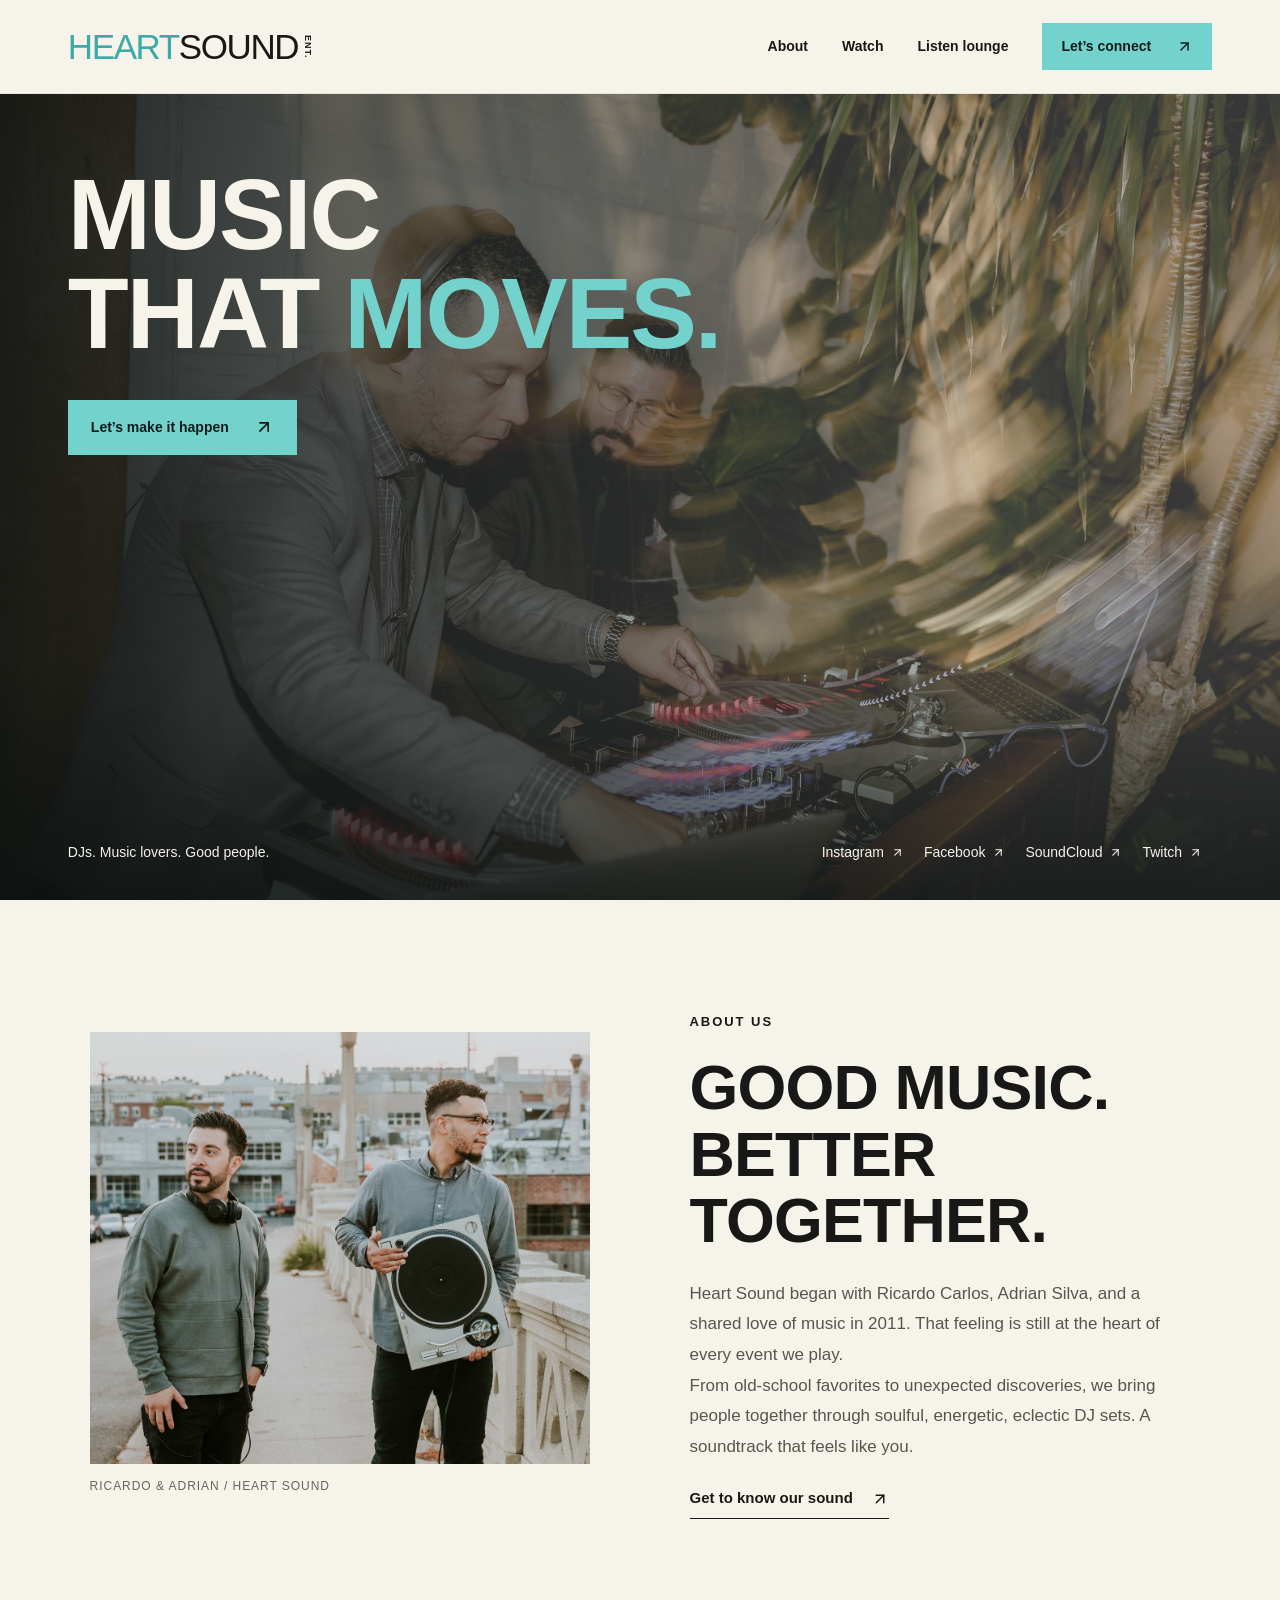
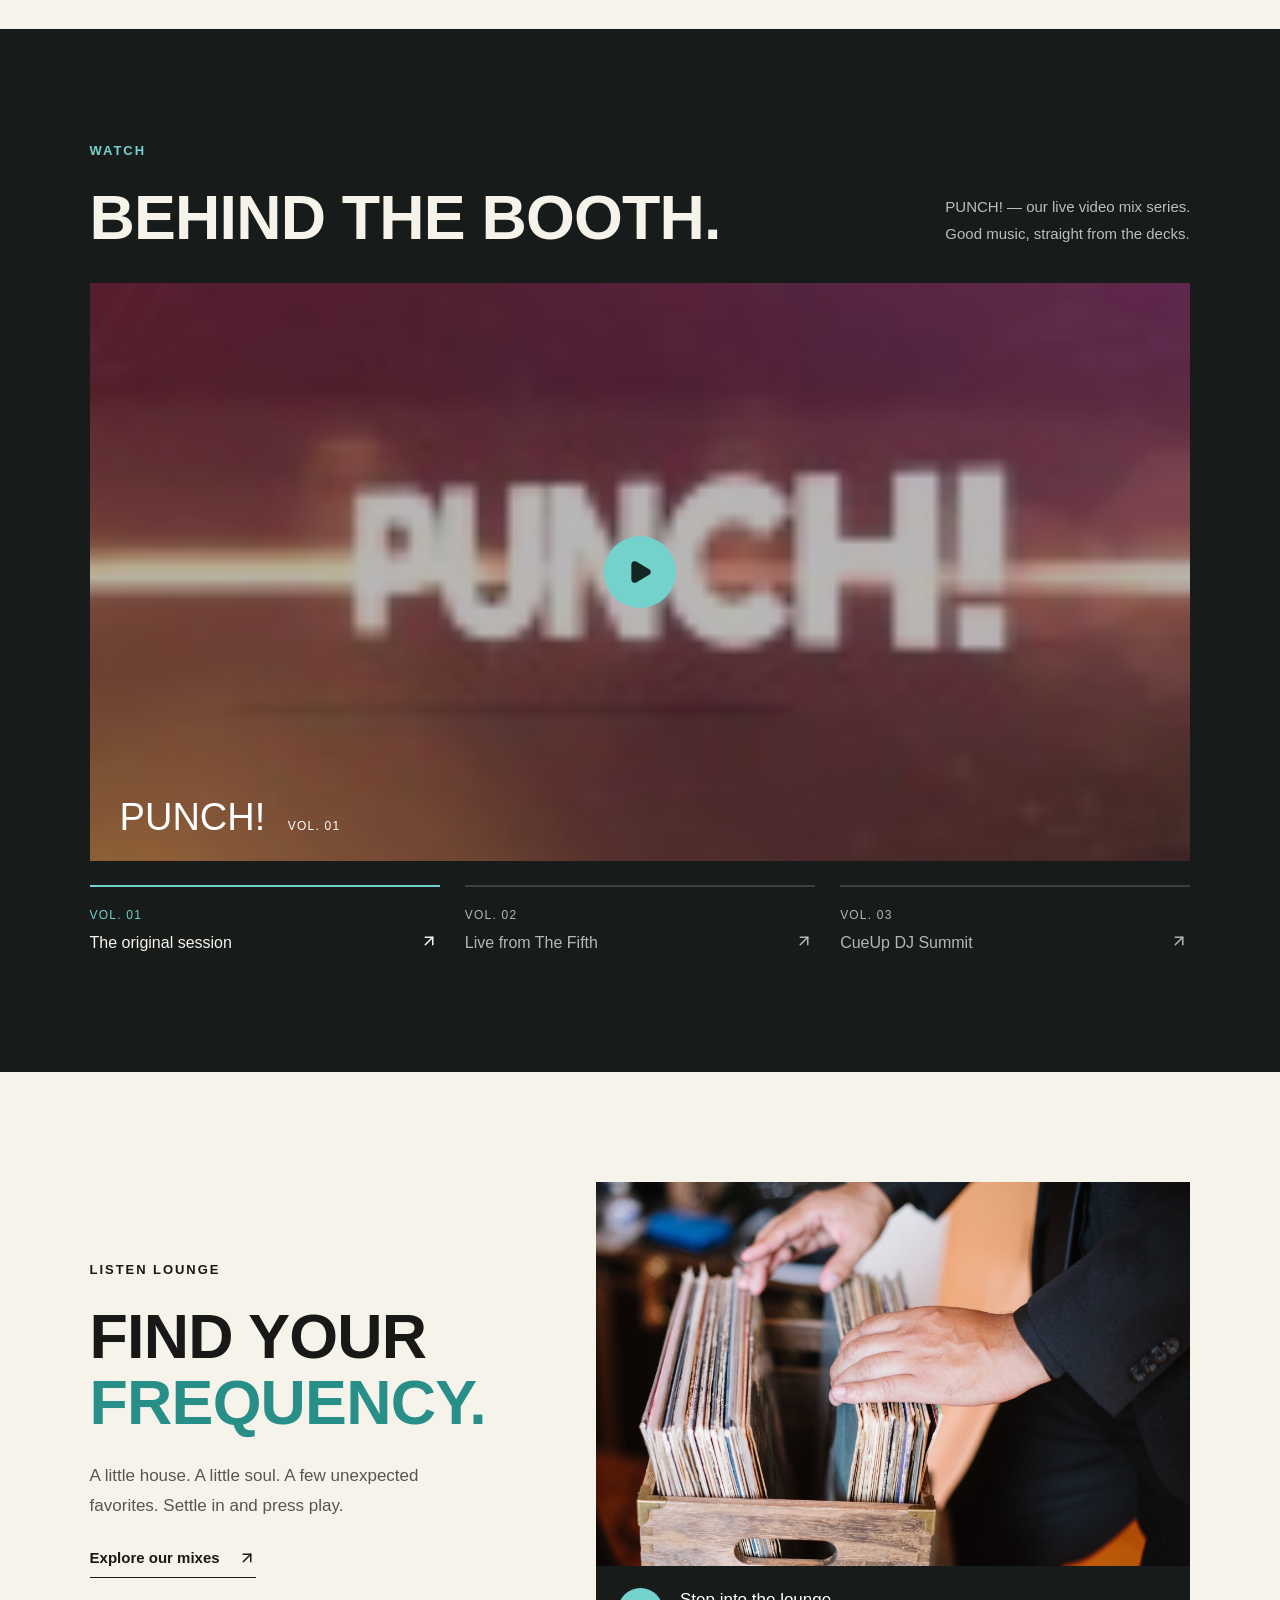
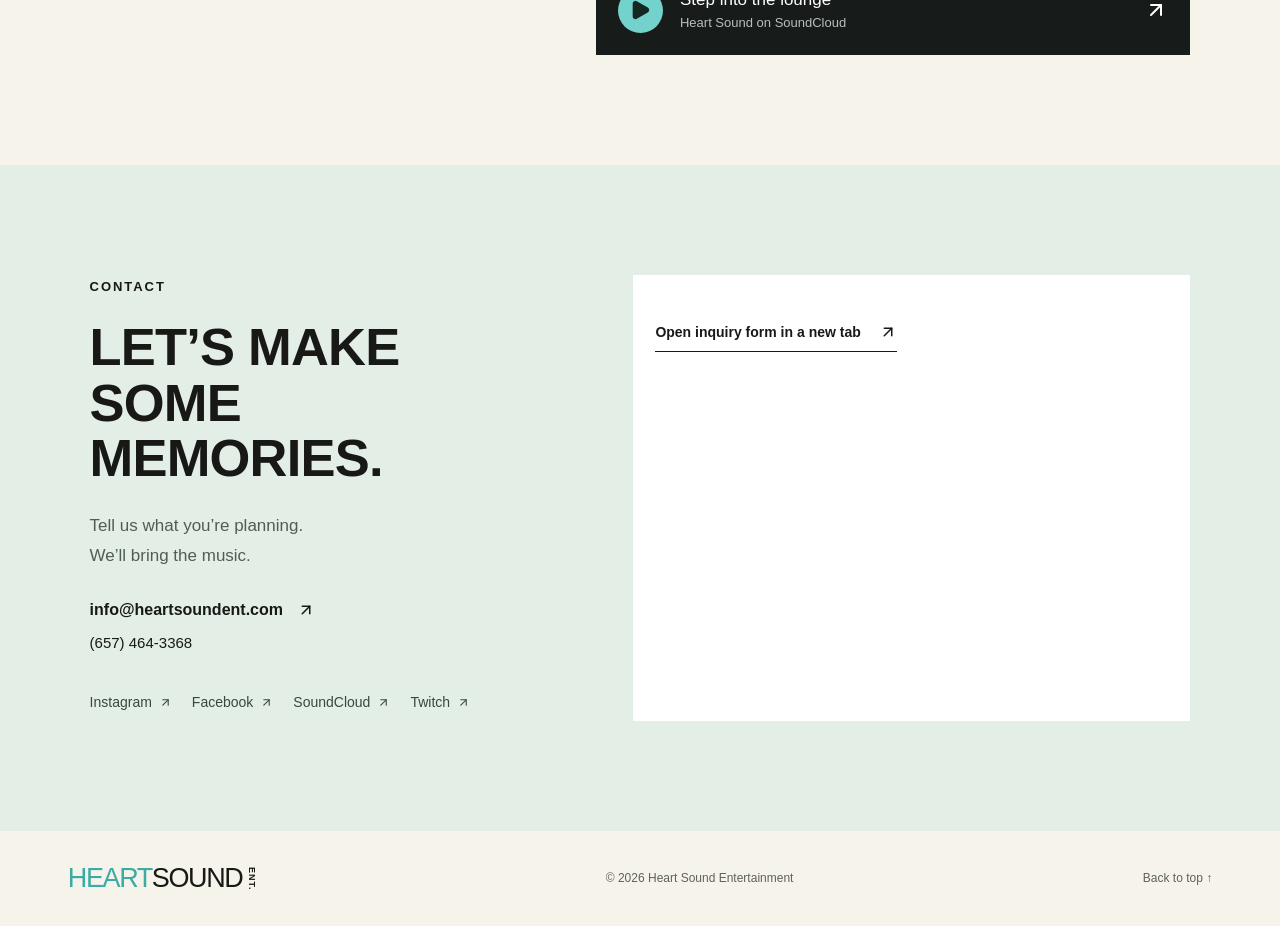
<file: index.html>
<!DOCTYPE html><html lang="en"><head><meta charSet="utf-8"/><meta name="viewport" content="width=device-width, initial-scale=1"/><link rel="stylesheet" href="/index.Ck7QCt--.css" data-rsc-css-href="/index.Ck7QCt--.css" data-precedence="vite-rsc/importer-resources"/><link rel="modulepreload" fetchPriority="low" href="/index-WTsLKsj6.js"/><script src="/rolldown-runtime-C60lm6uB.js" type="module" async=""></script><script src="/framework-D_rUT4EX.js" type="module" async=""></script><link rel="modulepreload" href="/layout-segment-context-HF5szvTn.js" crossorigin=""/><link rel="modulepreload" href="/page-JycTTvcp.js" crossorigin=""/><title>Heart Sound Entertainment — Music that moves.</title><meta name="description" content="Soulful, eclectic DJs and music lovers. Meet Heart Sound Entertainment, watch our PUNCH! sessions, explore the Listen Lounge, and plan your next event."/><script>Object.assign(((self[Symbol.for("vinext.navigationRuntime")]??={bootstrap:{routeManifest:null},functions:{}}).bootstrap.rsc??={rsc:[]}),{params:{},nav:{"pathname":"/","searchParams":[]}})</script><link rel="modulepreload" href="/index-WTsLKsj6.js" />
</head><body><a class="skip-link" href="#about">Skip to content</a><header class="site-header"><a class="wordmark" href="#home" aria-label="Heart Sound Entertainment home"><span>HEART</span>SOUND<small>ENT.</small></a><nav class="main-nav" aria-label="Main navigation"><a href="#about">About</a><a href="#watch">Watch</a><a href="#listen">Listen lounge</a><a class="button nav-contact" href="#contact">Let’s connect <svg xmlns="http://www.w3.org/2000/svg" width="17" height="17" viewBox="0 0 24 24" fill="none" stroke="currentColor" stroke-width="2" stroke-linecap="round" stroke-linejoin="round" class="lucide lucide-arrow-up-right" aria-hidden="true"><path d="M7 7h10v10"></path><path d="M7 17 17 7"></path></svg></a></nav><button class="menu-toggle" aria-label="Open menu" aria-expanded="false"><svg xmlns="http://www.w3.org/2000/svg" width="24" height="24" viewBox="0 0 24 24" fill="none" stroke="currentColor" stroke-width="2" stroke-linecap="round" stroke-linejoin="round" class="lucide lucide-menu" aria-hidden="true"><path d="M4 5h16"></path><path d="M4 12h16"></path><path d="M4 19h16"></path></svg></button></header><main><section class="hero" id="home" aria-label="Heart Sound Entertainment"><img class="hero-photo" src="/hero.jpg" alt="Ricardo and Adrian mixing records together at an event" fetchPriority="high"/><div class="hero-shade"></div><div class="hero-copy"><h1>Music<br/>that <span>moves.</span></h1><a class="button" href="#contact">Let’s make it happen <svg xmlns="http://www.w3.org/2000/svg" width="20" height="20" viewBox="0 0 24 24" fill="none" stroke="currentColor" stroke-width="2" stroke-linecap="round" stroke-linejoin="round" class="lucide lucide-arrow-up-right" aria-hidden="true"><path d="M7 7h10v10"></path><path d="M7 17 17 7"></path></svg></a></div><div class="hero-bottom"><span>DJs. Music lovers. Good people.</span><div class="socials"><a href="https://www.instagram.com/heartsoundent" target="_blank" rel="noopener noreferrer">Instagram<svg xmlns="http://www.w3.org/2000/svg" width="13" height="13" viewBox="0 0 24 24" fill="none" stroke="currentColor" stroke-width="2" stroke-linecap="round" stroke-linejoin="round" class="lucide lucide-arrow-up-right" aria-hidden="true"><path d="M7 7h10v10"></path><path d="M7 17 17 7"></path></svg></a><a href="https://www.facebook.com/heartsoundent" target="_blank" rel="noopener noreferrer">Facebook<svg xmlns="http://www.w3.org/2000/svg" width="13" height="13" viewBox="0 0 24 24" fill="none" stroke="currentColor" stroke-width="2" stroke-linecap="round" stroke-linejoin="round" class="lucide lucide-arrow-up-right" aria-hidden="true"><path d="M7 7h10v10"></path><path d="M7 17 17 7"></path></svg></a><a href="https://soundcloud.com/heartsoundent" target="_blank" rel="noopener noreferrer">SoundCloud<svg xmlns="http://www.w3.org/2000/svg" width="13" height="13" viewBox="0 0 24 24" fill="none" stroke="currentColor" stroke-width="2" stroke-linecap="round" stroke-linejoin="round" class="lucide lucide-arrow-up-right" aria-hidden="true"><path d="M7 7h10v10"></path><path d="M7 17 17 7"></path></svg></a><a href="https://www.twitch.tv/heartsoundent" target="_blank" rel="noopener noreferrer">Twitch<svg xmlns="http://www.w3.org/2000/svg" width="13" height="13" viewBox="0 0 24 24" fill="none" stroke="currentColor" stroke-width="2" stroke-linecap="round" stroke-linejoin="round" class="lucide lucide-arrow-up-right" aria-hidden="true"><path d="M7 7h10v10"></path><path d="M7 17 17 7"></path></svg></a></div></div></section><section id="about" class="section about"><div class="about-image"><img src="/about.jpg" alt="Heart Sound founders Ricardo Carlos and Adrian Silva" loading="lazy"/><span>RICARDO &amp; ADRIAN / HEART SOUND</span></div><div class="about-copy"><p class="eyebrow">About us</p><h2>Good music.<br/>Better together.</h2><p>Heart Sound began with Ricardo Carlos, Adrian Silva, and a shared love of music in 2011. That feeling is still at the heart of every event we play.</p><p>From old-school favorites to unexpected discoveries, we bring people together through soulful, energetic, eclectic DJ sets. A soundtrack that feels like you.</p><a class="text-link" href="#listen">Get to know our sound <svg xmlns="http://www.w3.org/2000/svg" width="18" height="18" viewBox="0 0 24 24" fill="none" stroke="currentColor" stroke-width="2" stroke-linecap="round" stroke-linejoin="round" class="lucide lucide-arrow-up-right" aria-hidden="true"><path d="M7 7h10v10"></path><path d="M7 17 17 7"></path></svg></a></div></section><section id="watch" class="section watch"><div class="section-heading"><div><p class="eyebrow">Watch</p><h2>Behind the booth.</h2></div><p>PUNCH! — our live video mix series.<br/>Good music, straight from the decks.</p></div><div class="film-frame"><button class="film-poster" aria-label="Play PUNCH! VOL. 01: The original session"><img src="/h3uhvtbt3t.jpg" alt="" loading="lazy"/><span class="play-circle"><svg xmlns="http://www.w3.org/2000/svg" width="26" height="26" viewBox="0 0 24 24" fill="currentColor" stroke="currentColor" stroke-width="2" stroke-linecap="round" stroke-linejoin="round" class="lucide lucide-play" aria-hidden="true"><path d="M5 5a2 2 0 0 1 3.008-1.728l11.997 6.998a2 2 0 0 1 .003 3.458l-12 7A2 2 0 0 1 5 19z"></path></svg></span><span class="poster-caption">PUNCH! <span>VOL. 01</span></span></button></div><div class="film-list" aria-label="Choose a PUNCH! session"><button aria-pressed="true" class="film-choice selected"><span class="film-number">VOL. 01</span><span class="film-title">The original session</span><svg xmlns="http://www.w3.org/2000/svg" width="18" height="18" viewBox="0 0 24 24" fill="none" stroke="currentColor" stroke-width="2" stroke-linecap="round" stroke-linejoin="round" class="lucide lucide-arrow-up-right" aria-hidden="true"><path d="M7 7h10v10"></path><path d="M7 17 17 7"></path></svg></button><button aria-pressed="false" class="film-choice"><span class="film-number">VOL. 02</span><span class="film-title">Live from The Fifth</span><svg xmlns="http://www.w3.org/2000/svg" width="18" height="18" viewBox="0 0 24 24" fill="none" stroke="currentColor" stroke-width="2" stroke-linecap="round" stroke-linejoin="round" class="lucide lucide-arrow-up-right" aria-hidden="true"><path d="M7 7h10v10"></path><path d="M7 17 17 7"></path></svg></button><button aria-pressed="false" class="film-choice"><span class="film-number">VOL. 03</span><span class="film-title">CueUp DJ Summit</span><svg xmlns="http://www.w3.org/2000/svg" width="18" height="18" viewBox="0 0 24 24" fill="none" stroke="currentColor" stroke-width="2" stroke-linecap="round" stroke-linejoin="round" class="lucide lucide-arrow-up-right" aria-hidden="true"><path d="M7 7h10v10"></path><path d="M7 17 17 7"></path></svg></button></div></section><section id="listen" class="section listen"><div class="listen-copy"><p class="eyebrow">Listen lounge</p><h2>Find your<br/><span>frequency.</span></h2><p>A little house. A little soul. A few unexpected favorites. Settle in and press play.</p><a class="text-link" href="https://soundcloud.com/heartsoundent" target="_blank" rel="noopener noreferrer">Explore our mixes <svg xmlns="http://www.w3.org/2000/svg" width="18" height="18" viewBox="0 0 24 24" fill="none" stroke="currentColor" stroke-width="2" stroke-linecap="round" stroke-linejoin="round" class="lucide lucide-arrow-up-right" aria-hidden="true"><path d="M7 7h10v10"></path><path d="M7 17 17 7"></path></svg></a></div><div class="listen-player"><button class="listen-cover" aria-label="Load Heart Sound SoundCloud mixes"><img src="/records.jpg" alt="Hands selecting records from a vinyl crate" loading="lazy"/><span class="listen-load"><span class="play-circle"><svg xmlns="http://www.w3.org/2000/svg" width="22" height="22" viewBox="0 0 24 24" fill="currentColor" stroke="currentColor" stroke-width="2" stroke-linecap="round" stroke-linejoin="round" class="lucide lucide-play" aria-hidden="true"><path d="M5 5a2 2 0 0 1 3.008-1.728l11.997 6.998a2 2 0 0 1 .003 3.458l-12 7A2 2 0 0 1 5 19z"></path></svg></span><span>Step into the lounge<small>Heart Sound on SoundCloud</small></span><svg xmlns="http://www.w3.org/2000/svg" width="24" height="24" viewBox="0 0 24 24" fill="none" stroke="currentColor" stroke-width="2" stroke-linecap="round" stroke-linejoin="round" class="lucide lucide-arrow-up-right" aria-hidden="true"><path d="M7 7h10v10"></path><path d="M7 17 17 7"></path></svg></span></button></div></section><section id="contact" class="section contact"><div class="contact-copy"><p class="eyebrow">Contact</p><h2>Let’s make<br/>some memories.</h2><p>Tell us what you’re planning.<br/>We’ll bring the music.</p><a class="contact-email" href="mailto:info@heartsoundent.com">info@heartsoundent.com <svg xmlns="http://www.w3.org/2000/svg" width="18" height="18" viewBox="0 0 24 24" fill="none" stroke="currentColor" stroke-width="2" stroke-linecap="round" stroke-linejoin="round" class="lucide lucide-arrow-up-right" aria-hidden="true"><path d="M7 7h10v10"></path><path d="M7 17 17 7"></path></svg></a><a class="phone" href="tel:+16574643368">(657) 464-3368</a><div class="socials"><a href="https://www.instagram.com/heartsoundent" target="_blank" rel="noopener noreferrer">Instagram<svg xmlns="http://www.w3.org/2000/svg" width="13" height="13" viewBox="0 0 24 24" fill="none" stroke="currentColor" stroke-width="2" stroke-linecap="round" stroke-linejoin="round" class="lucide lucide-arrow-up-right" aria-hidden="true"><path d="M7 7h10v10"></path><path d="M7 17 17 7"></path></svg></a><a href="https://www.facebook.com/heartsoundent" target="_blank" rel="noopener noreferrer">Facebook<svg xmlns="http://www.w3.org/2000/svg" width="13" height="13" viewBox="0 0 24 24" fill="none" stroke="currentColor" stroke-width="2" stroke-linecap="round" stroke-linejoin="round" class="lucide lucide-arrow-up-right" aria-hidden="true"><path d="M7 7h10v10"></path><path d="M7 17 17 7"></path></svg></a><a href="https://soundcloud.com/heartsoundent" target="_blank" rel="noopener noreferrer">SoundCloud<svg xmlns="http://www.w3.org/2000/svg" width="13" height="13" viewBox="0 0 24 24" fill="none" stroke="currentColor" stroke-width="2" stroke-linecap="round" stroke-linejoin="round" class="lucide lucide-arrow-up-right" aria-hidden="true"><path d="M7 7h10v10"></path><path d="M7 17 17 7"></path></svg></a><a href="https://www.twitch.tv/heartsoundent" target="_blank" rel="noopener noreferrer">Twitch<svg xmlns="http://www.w3.org/2000/svg" width="13" height="13" viewBox="0 0 24 24" fill="none" stroke="currentColor" stroke-width="2" stroke-linecap="round" stroke-linejoin="round" class="lucide lucide-arrow-up-right" aria-hidden="true"><path d="M7 7h10v10"></path><path d="M7 17 17 7"></path></svg></a></div></div><div class="honeybook-form"><div class="hb-p-5e2fd1d796a1b11e08054732-1"></div><a class="text-link" href="https://www.honeybook.com/widget/heart_sound_entertainment/cf_id/5a76e182dc1452000311cf09" target="_blank" rel="noopener noreferrer">Open inquiry form in a new tab <svg xmlns="http://www.w3.org/2000/svg" width="18" height="18" viewBox="0 0 24 24" fill="none" stroke="currentColor" stroke-width="2" stroke-linecap="round" stroke-linejoin="round" class="lucide lucide-arrow-up-right" aria-hidden="true"><path d="M7 7h10v10"></path><path d="M7 17 17 7"></path></svg></a></div></section></main><footer><a class="wordmark" href="#home" aria-label="Heart Sound Entertainment home"><span>HEART</span>SOUND<small>ENT.</small></a><span>© <!-- -->2026<!-- --> Heart Sound Entertainment</span><a href="#home">Back to top ↑</a></footer><script type="module" src="/index-WTsLKsj6.js" id="_R_" async=""></script><script>((self[Symbol.for("vinext.navigationRuntime")]??={bootstrap:{routeManifest:null},functions:{}}).bootstrap.rsc??={rsc:[]}).rsc.push("2:I[\"c5beb10df826\",[],\"Children\",1]\n")</script><script>((self[Symbol.for("vinext.navigationRuntime")]??={bootstrap:{routeManifest:null},functions:{}}).bootstrap.rsc??={rsc:[]}).rsc.push("3:I[\"0dc7e6a5ccb2\",[],\"GlobalErrorBoundary\",1]\n")</script><script>((self[Symbol.for("vinext.navigationRuntime")]??={bootstrap:{routeManifest:null},functions:{}}).bootstrap.rsc??={rsc:[]}).rsc.push("4:I[\"610eead2fe97\",[],\"default\",1]\n")</script><script>((self[Symbol.for("vinext.navigationRuntime")]??={bootstrap:{routeManifest:null},functions:{}}).bootstrap.rsc??={rsc:[]}).rsc.push("5:I[\"0dc7e6a5ccb2\",[],\"ErrorBoundary\",1]\n")</script><script>((self[Symbol.for("vinext.navigationRuntime")]??={bootstrap:{routeManifest:null},functions:{}}).bootstrap.rsc??={rsc:[]}).rsc.push("6:I[\"8c444080ebb8\",[],\"LayoutSegmentProvider\",1]\n")</script><script>((self[Symbol.for("vinext.navigationRuntime")]??={bootstrap:{routeManifest:null},functions:{}}).bootstrap.rsc??={rsc:[]}).rsc.push("7:I[\"c5beb10df826\",[],\"Slot\",1]\n")</script><script>((self[Symbol.for("vinext.navigationRuntime")]??={bootstrap:{routeManifest:null},functions:{}}).bootstrap.rsc??={rsc:[]}).rsc.push("8:I[\"0dc7e6a5ccb2\",[],\"NotFoundBoundary\",1]\n")</script><script>((self[Symbol.for("vinext.navigationRuntime")]??={bootstrap:{routeManifest:null},functions:{}}).bootstrap.rsc??={rsc:[]}).rsc.push("9:I[\"40fe166cc87b\",[],\"AppRouterScrollTarget\",1]\n")</script><script>((self[Symbol.for("vinext.navigationRuntime")]??={bootstrap:{routeManifest:null},functions:{}}).bootstrap.rsc??={rsc:[]}).rsc.push("a:I[\"0dc7e6a5ccb2\",[],\"RedirectBoundary\",1]\n")</script><script>((self[Symbol.for("vinext.navigationRuntime")]??={bootstrap:{routeManifest:null},functions:{}}).bootstrap.rsc??={rsc:[]}).rsc.push(":HL[\"/index.Ck7QCt--.css\",\"style\"     ]\n")</script><script>((self[Symbol.for("vinext.navigationRuntime")]??={bootstrap:{routeManifest:null},functions:{}}).bootstrap.rsc??={rsc:[]}).rsc.push("0:{\"page:/\":\"$L1\",\"layout:/\":[[[\"$\",\"link\",\"css:/index.Ck7QCt--.css\",{\"rel\":\"stylesheet\",\"precedence\":\"vite-rsc/importer-resources\",\"href\":\"/index.Ck7QCt--.css\",\"data-rsc-css-href\":\"/index.Ck7QCt--.css\"}],\"$undefined\"],[\"$\",\"html\",null,{\"lang\":\"en\",\"children\":[\"$\",\"body\",null,{\"children\":[\"$\",\"$L2\",null,{}]}]}]],\"route:/\":[[[\"$\",\"meta\",null,{\"charSet\":\"utf-8\"}],[[\"$\",\"title\",\"0\",{\"children\":\"Heart Sound Entertainment — Music that moves.\"}],[\"$\",\"meta\",\"1\",{\"name\":\"description\",\"content\":\"Soulful, eclectic DJs and music lovers. Meet Heart Sound Entertainment, watch our PUNCH! sessions, explore the Listen Lounge, and plan your next event.\"}]],[[\"$\",\"meta\",\"0\",{\"name\":\"viewport\",\"content\":\"width=device-width, initial-scale=1\"}]]],[\"$\",\"$L3\",null,{\"fallback\":\"$4\",\"children\":[\"$\",\"$L5\",null,{\"fallback\":\"$4\",\"children\":[\"$\",\"$L6\",null,{\"providerId\":\"layout:/\",\"segmentMap\":{\"children\":[]},\"children\":[\"$\",\"$L7\",null,{\"id\":\"layout:/\",\"parallelSlots\":\"$undefined\",\"children\":[\"$\",\"$L8\",null,{\"resetKey\":\"\",\"fallback\":[[\"$\",\"title\",null,{\"children\":\"404: This page could not be found.\"}],[\"$\",\"div\",null,{\"style\":{\"fontFamily\":\"system-ui,\\\"Segoe UI\\\",Roboto,Helvetica,Arial,sans-serif,\\\"Apple Color Emoji\\\",\\\"Segoe UI Emoji\\\"\",\"height\":\"100vh\",\"textAlign\":\"center\",\"display\":\"flex\",\"flexDirection\":\"column\",\"alignItems\":\"center\",\"justifyContent\":\"center\"},\"children\":[\"$\",\"div\",null,{\"children\":[[\"$\",\"style\",null,{\"dangerouslySetInnerHTML\":{\"__html\":\"body{color:#000;background:#fff;margin:0}.next-error-h1{border-right:1px solid rgba(0,0,0,.3)}@media (prefers-color-scheme:dark){body{color:#fff;background:#000}.next-error-h1{border-right:1px solid rgba(255,255,255,.3)}}\"}}],[\"$\",\"h1\",null,{\"className\":\"next-error-h1\",\"style\":{\"display\":\"inline-block\",\"margin\":\"0 20px 0 0\",\"padding\":\"0 23px 0 0\",\"fontSize\":24,\"fontWeight\":500,\"verticalAlign\":\"top\",\"lineHeight\":\"49px\"},\"children\":404}],[\"$\",\"div\",null,{\"style\":{\"display\":\"inline-block\"},\"children\":[\"$\",\"h2\",null,{\"style\":{\"fontSize\":14,\"fontWeight\":400,\"lineHeight\":\"49px\",\"margin\":0},\"children\":\"This page could not be found.\"}]}]]}]}]],\"children\":[\"$\",\"$L9\",null,{\"children\":[\"$\",\"$La\",null,{\"children\":[[\"$\",\"$L6\",null,{\"providerId\":\"page:/\",\"segmentMap\":{\"children\":[\"__PAGE__\"]},\"children\":[\"$\",\"$L7\",null,{\"id\":\"page:/\"}]}],null]}]}]}]}]}]}]}],null,null],\"__route\":\"route:/\",\"__interceptionContext\":null,\"__layoutIds\":[\"layout:/\"],\"__rootLayout\":\"/\",\"__bfcacheSegmentIdentities\":{\"layout:/\":\"[\\\"layout\\\",\\\"layout:/\\\",\\\"root-boundary:/\\\",\\\"\\\"]\",\"page:/\":\"[\\\"page\\\",\\\"page:/\\\",\\\"root-boundary:/\\\",\\\"\\\"]\"},\"__srcPage\":[\"page\"],\"__layoutFlags\":{\"layout:/\":\"s\"},\"__artifactCompatibility\":{\"schemaVersion\":1,\"graphVersion\":\"app-route-graph:1177fd80f83fa7b0\",\"deploymentVersion\":\"99958213-411d-42aa-83e0-6f180bbfabaa\",\"appElementsSchemaVersion\":1,\"rscPayloadSchemaVersion\":1,\"rootBoundaryId\":\"/\",\"renderEpoch\":null}}\n")</script><script>((self[Symbol.for("vinext.navigationRuntime")]??={bootstrap:{routeManifest:null},functions:{}}).bootstrap.rsc??={rsc:[]}).rsc.push("b:I[\"6efdf509a785\",[],\"default\",1]\n")</script><script>((self[Symbol.for("vinext.navigationRuntime")]??={bootstrap:{routeManifest:null},functions:{}}).bootstrap.rsc??={rsc:[]}).rsc.push("1:[\"$\",\"$Lb\",null,{\"params\":\"$@c\",\"searchParams\":\"$@d\"}]\n")</script><script>((self[Symbol.for("vinext.navigationRuntime")]??={bootstrap:{routeManifest:null},functions:{}}).bootstrap.rsc??={rsc:[]}).rsc.push("c:{}\n")</script><script>((self[Symbol.for("vinext.navigationRuntime")]??={bootstrap:{routeManifest:null},functions:{}}).bootstrap.rsc??={rsc:[]}).rsc.push("d:{}\n")</script><script>Object.assign(((self[Symbol.for("vinext.navigationRuntime")]??={bootstrap:{routeManifest:null},functions:{}}).bootstrap.rsc??={rsc:[]}),{"initialCacheKind":"dynamic"});((self[Symbol.for("vinext.navigationRuntime")]??={bootstrap:{routeManifest:null},functions:{}}).bootstrap.rsc??={rsc:[]}).done=true</script></body></html>
</file>
